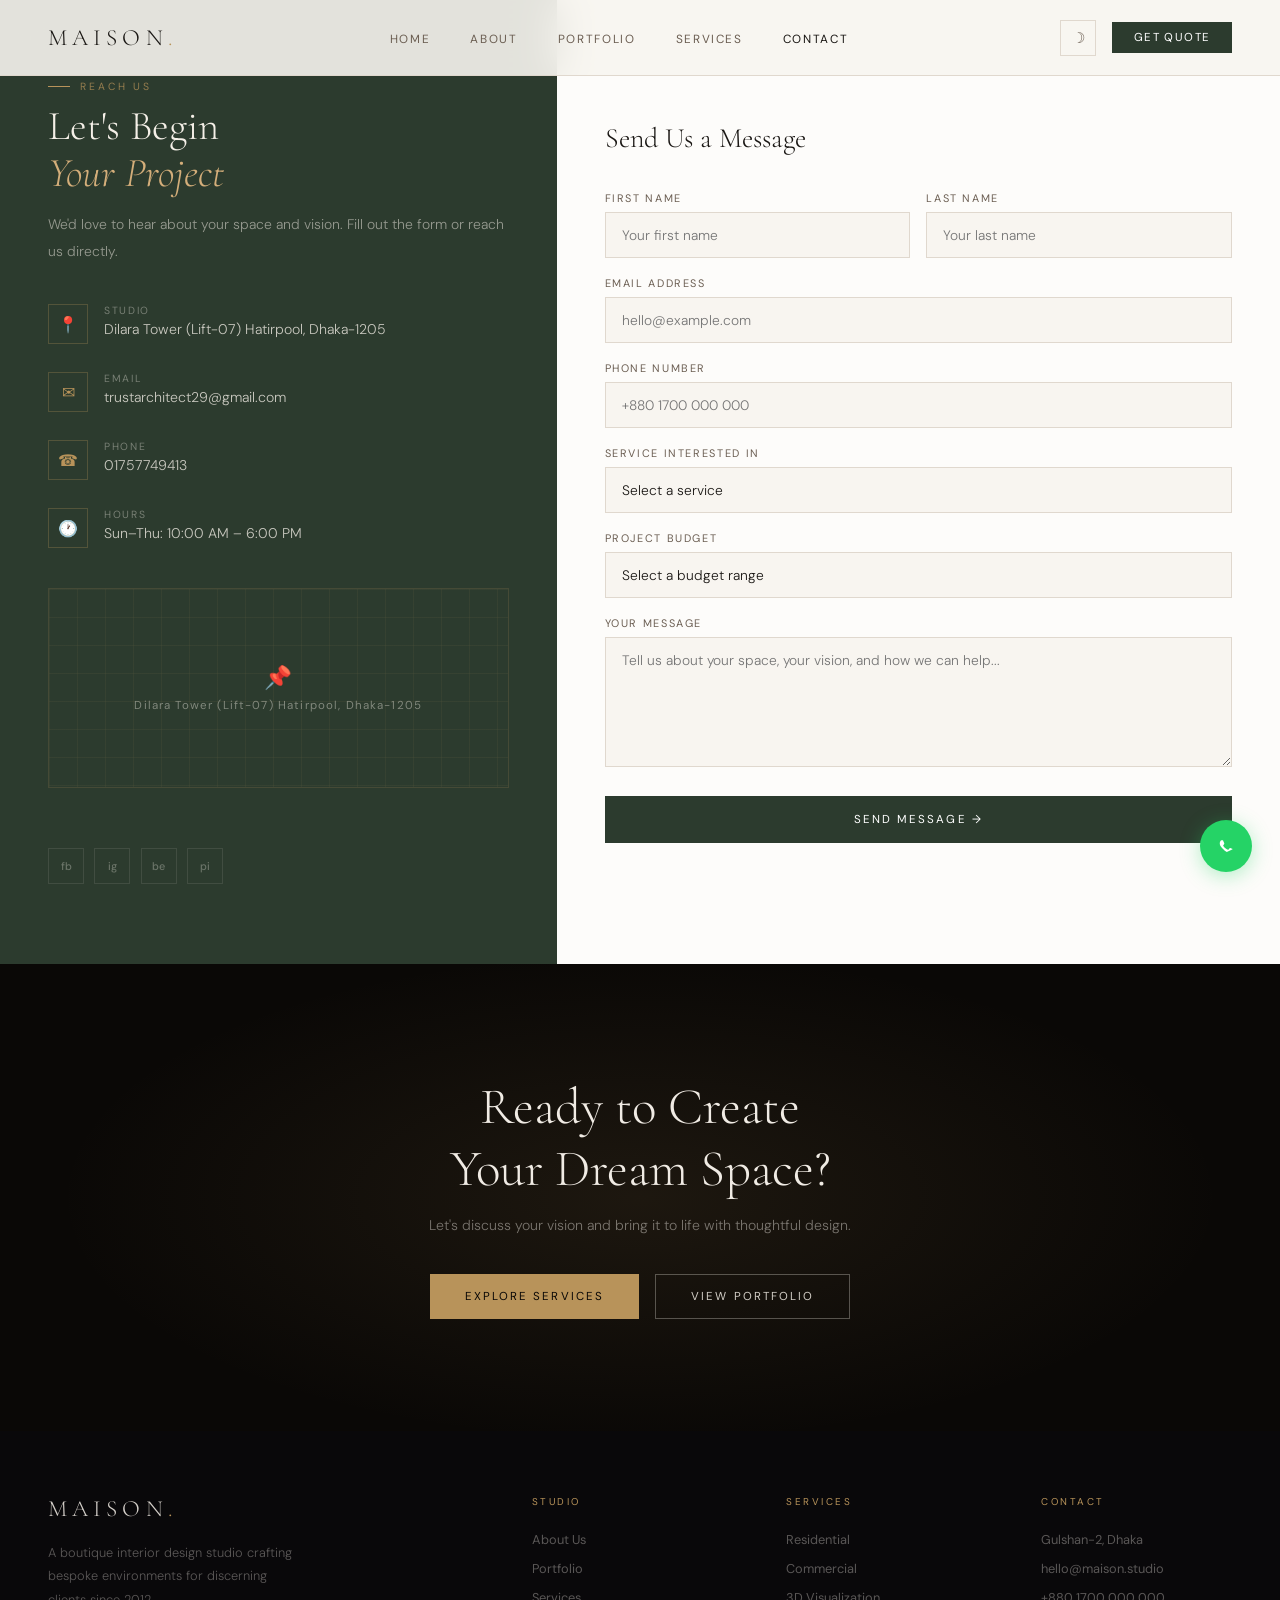
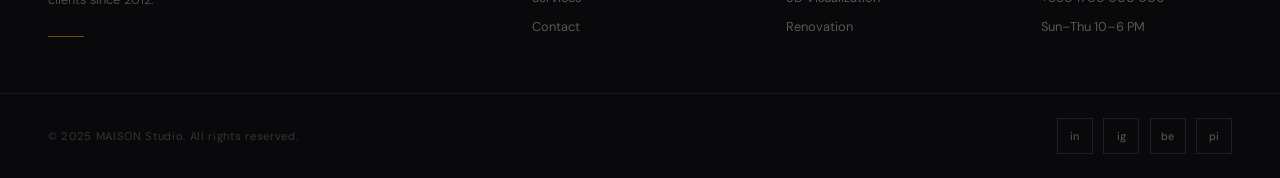
<file: contact.html>
<!DOCTYPE html>
<html lang="en">

<head>
    <meta charset="UTF-8" />
    <meta name="viewport" content="width=device-width, initial-scale=1.0" />

    <title>Contact — MAISON Studio</title>

    <link
        href="https://fonts.googleapis.com/css2?family=Cormorant+Garamond:ital,wght@0,300;0,400;0,500;1,300;1,400&family=DM+Sans:opsz,wght@9..40,300;9..40,400;9..40,500&display=swap"
        rel="stylesheet">

    <link rel="stylesheet" href="css/style.css">
</head>

<body>

    <!-- ================= NAVBAR ================= -->

    <nav>

        <div class="ni">

            <a class="logo" href="index.html">
                MAISON<span>.</span>
            </a>

            <ul class="nls" id="navLinks">

                <li><a href="index.html">Home</a></li>

                <li><a href="about.html">About</a></li>

                <li><a href="portfolio.html">Portfolio</a></li>

                <li><a href="services.html">Services</a></li>

                <li><a href="contact.html" class="active">Contact</a></li>

            </ul>

            <div class="nr">

                <button class="tbtn" id="tBtn" onclick="toggleTheme()">☽</button>

                <a class="bnav" href="contact.html">
                    Get Quote
                </a>

                <button class="ham" onclick="toggleMob()">
                    <span></span>
                    <span></span>
                    <span></span>
                </button>

            </div>

        </div>

    </nav>

    <!-- ================= CONTACT SECTION ================= -->

    <div class="cl">

        <!-- LEFT SIDE -->

        <div class="cip">

            <div class="lbl">
                Reach Us
            </div>

            <h1 class="h2">

                Let's Begin<br>

                <em style="font-style:italic;color:var(--gold-l)">
                    Your Project
                </em>

            </h1>

            <p class="sub">
                We'd love to hear about your space and vision.
                Fill out the form or reach us directly.
            </p>

            <!-- CONTACT INFO -->

            <div class="cids">

                <div class="cii">

                    <div class="ciin">📍</div>

                    <div>

                        <div class="cil">Studio</div>

                        <div class="civ">
                            Dilara Tower (Lift-07) Hatirpool, Dhaka-1205
                        </div>

                    </div>

                </div>

                <div class="cii">

                    <div class="ciin">✉</div>

                    <div>

                        <div class="cil">Email</div>

                        <div class="civ">
                            <a href="mailto:hello@maison.studio">
                                trustarchitect29@gmail.com
                            </a>
                        </div>

                    </div>

                </div>

                <div class="cii">

                    <div class="ciin">☎</div>

                    <div>

                        <div class="cil">Phone</div>

                        <div class="civ">
                            <a href="tel:+8801757749413">
                                01757749413
                            </a>
                        </div>

                    </div>

                </div>

                <div class="cii">

                    <div class="ciin">🕐</div>

                    <div>

                        <div class="cil">Hours</div>

                        <div class="civ">
                            Sun–Thu: 10:00 AM – 6:00 PM
                        </div>

                    </div>

                </div>

            </div>

            <!-- MAP -->

            <div class="mapbox">

                <div class="mapgrid"></div>

                <div style="display:flex;flex-direction:column;align-items:center;z-index:1">

                    <div class="mpin">📌</div>

                    <div class="mlbl">
                        Dilara Tower (Lift-07) Hatirpool, Dhaka-1205
                    </div>

                </div>

            </div>

            <!-- SOCIAL -->

            <div class="sr" style="margin-top:1.75rem">

                <a class="sa" href="#">fb</a>

                <a class="sa" href="#">ig</a>

                <a class="sa" href="#">be</a>

                <a class="sa" href="#">pi</a>

            </div>

        </div>

        <!-- RIGHT SIDE -->

        <div class="cfp">

            <div class="cft">
                Send Us a Message
            </div>

            <!-- FORM -->

            <div class="fr">

                <div class="fg">

                    <label>First Name</label>

                    <input type="text" placeholder="Your first name">

                </div>

                <div class="fg">

                    <label>Last Name</label>

                    <input type="text" placeholder="Your last name">

                </div>

            </div>

            <div class="fg">

                <label>Email Address</label>

                <input type="email" placeholder="hello@example.com">

            </div>

            <div class="fg">

                <label>Phone Number</label>

                <input type="tel" placeholder="+880 1700 000 000">

            </div>

            <div class="fg">

                <label>Service Interested In</label>

                <select>

                    <option value="">
                        Select a service
                    </option>

                    <option>
                        Residential Design
                    </option>

                    <option>
                        Commercial & Office
                    </option>

                    <option>
                        3D Visualization
                    </option>

                    <option>
                        Renovation
                    </option>

                    <option>
                        Full Consultation
                    </option>

                </select>

            </div>

            <div class="fg">

                <label>Project Budget</label>

                <select>

                    <option value="">
                        Select a budget range
                    </option>

                    <option>
                        ৳ 50,000 – 1,00,000
                    </option>

                    <option>
                        ৳ 1,00,000 – 5,00,000
                    </option>

                    <option>
                        ৳ 5,00,000 – 20,00,000
                    </option>

                    <option>
                        ৳ 20,00,000+
                    </option>

                </select>

            </div>

            <div class="fg">

                <label>Your Message</label>

                <textarea placeholder="Tell us about your space, your vision, and how we can help..."></textarea>

            </div>

            <!-- BUTTON -->

            <button class="bsub" onclick="submitForm(this)">

                Send Message →

            </button>

        </div>

    </div>

    <!-- ================= CTA ================= -->

    <div class="cta">

        <div class="wrap">

            <h2>

                Ready to Create<br>

                Your Dream Space?

            </h2>

            <p>
                Let's discuss your vision and bring it to life with thoughtful design.
            </p>

            <div class="ctab">

                <a class="bgold" href="services.html">
                    Explore Services
                </a>

                <a class="bgh" href="portfolio.html">
                    View Portfolio
                </a>

            </div>

        </div>

    </div>

    <!-- ================= FOOTER ================= -->

    <footer>

        <div class="ftt">

            <div class="fti">

                <div class="ftg">

                    <div>

                        <a class="ftlo" href="index.html">
                            MAISON<span>.</span>
                        </a>

                        <p class="fttag">
                            A boutique interior design studio crafting bespoke
                            environments for discerning clients since 2012.
                        </p>

                        <div class="ftln"></div>

                    </div>

                    <div>

                        <div class="fth">Studio</div>

                        <ul class="ftls">

                            <li><a href="about.html">About Us</a></li>

                            <li><a href="portfolio.html">Portfolio</a></li>

                            <li><a href="services.html">Services</a></li>

                            <li><a href="contact.html">Contact</a></li>

                        </ul>

                    </div>

                    <div>

                        <div class="fth">Services</div>

                        <ul class="ftls">

                            <li><a href="#">Residential</a></li>

                            <li><a href="#">Commercial</a></li>

                            <li><a href="#">3D Visualization</a></li>

                            <li><a href="#">Renovation</a></li>

                        </ul>

                    </div>

                    <div>

                        <div class="fth">Contact</div>

                        <ul class="ftls">

                            <li><a href="#">Gulshan-2, Dhaka</a></li>

                            <li><a href="#">hello@maison.studio</a></li>

                            <li><a href="#">+880 1700 000 000</a></li>

                            <li><a href="#">Sun–Thu 10–6 PM</a></li>

                        </ul>

                    </div>

                </div>

            </div>

        </div>

        <div class="ftb">

            <div class="ftbi">

                <span class="ftcp">
                    © 2025 MAISON Studio. All rights reserved.
                </span>

                <div class="sr">

                    <a class="sa" href="#">in</a>

                    <a class="sa" href="#">ig</a>

                    <a class="sa" href="#">be</a>

                    <a class="sa" href="#">pi</a>

                </div>

            </div>

        </div>

    </footer>

    <!-- ================= WHATSAPP ================= -->

    <a class="wa" href="https://wa.me/01757749413" target="_blank">

        <svg viewBox="0 0 24 24">

            <path
                d="M17.472 14.382c-.297-.149-1.758-.867-2.03-.967-.273-.099-.471-.148-.67.15-.197.297-.767.966-.94 1.164-.173.199-.347.223-.644.075-.297-.15-1.255-.463-2.39-1.475-.883-.788-1.48-1.761-1.653-2.059-.173-.297-.018-.458.13-.606.134-.133.298-.347.446-.52.149-.174.198-.298.298-.497.099-.198.05-.371-.025-.52-.075-.149-.669-1.612-.916-2.207-.242-.579-.487-.5-.669-.51-.173-.008-.371-.01-.57-.01-.198 0-.52.074-.792.372-.272.297-1.04 1.016-1.04 2.479 0 1.462 1.065 2.875 1.213 3.074.149.198 2.096 3.2 5.077 4.487z" />

        </svg>

    </a>

    <script src="js/script.js"></script>

</body>

</html>
</file>
<file: css/style.css>
:root {
    --gold: #B8935A;
    --gold-l: #D4AE7A;
    --green: #2C3B2E;
    --green-mid: #3D5440;
    --green-l: #EBF0EB;
    --nav-h: 76px;
    --max: 1320px;
    --pad: clamp(1.25rem, 4vw, 3rem);
    --ease: cubic-bezier(.25, .46, .45, .94);
    --s1: #FDFCFA;
    --s2: #F8F5F0;
    --s3: #EDE7DF;
    --s4: #E0D8CE;
    --t1: #1A1714;
    --t2: #6B5E52;
    --t3: #A8978A;
    --t4: #C8BAB0;
    --bd: #E0D8CE;
}

[data-theme="dark"] {
    --s1: #1E1B18;
    --s2: #141210;
    --s3: #272320;
    --s4: #302C28;
    --t1: #F0EBE4;
    --t2: #9A8A7A;
    --t3: #5A4E44;
    --t4: #3A322C;
    --bd: #2E2A26;
    --green-l: #1A2B1C;
}

*,
*::before,
*::after {
    box-sizing: border-box;
    margin: 0;
    padding: 0
}

html {
    scroll-behavior: smooth
}

body {
    font-family: 'DM Sans', sans-serif;
    background: var(--s2);
    color: var(--t1);
    transition: background .4s var(--ease), color .4s var(--ease);
    overflow-x: hidden
}

img {
    display: block;
    width: 100%;
    height: 100%;
    object-fit: cover
}

.wrap {
    max-width: var(--max);
    margin: 0 auto;
    padding-left: var(--pad);
    padding-right: var(--pad)
}

.sp {
    padding-top: 6rem;
    padding-bottom: 6rem
}

/* NAV */
nav {
    position: fixed;
    top: 0;
    left: 0;
    right: 0;
    z-index: 200;
    height: var(--nav-h);
    background: rgba(248, 245, 240, .9);
    backdrop-filter: blur(20px);
    border-bottom: 1px solid var(--bd);
    transition: background .4s, border-color .4s
}

[data-theme="dark"] nav {
    background: rgba(20, 18, 16, .9)
}

.ni {
    max-width: var(--max);
    margin: 0 auto;
    padding: 0 var(--pad);
    height: 100%;
    display: flex;
    align-items: center;
    justify-content: space-between
}

.logo {
    font-family: 'Cormorant Garamond', serif;
    font-size: 1.45rem;
    font-weight: 300;
    letter-spacing: .22em;
    text-transform: uppercase;
    text-decoration: none;
    color: var(--t1)
}

.logo span {
    color: var(--gold)
}

.nls {
    display: flex;
    gap: 2.5rem;
    list-style: none
}

.nls a {
    font-size: .74rem;
    letter-spacing: .14em;
    text-transform: uppercase;
    color: var(--t2);
    text-decoration: none;
    transition: color .22s
}

.nls a:hover,
.nls a.active {
    color: var(--t1)
}

.nr {
    display: flex;
    align-items: center;
    gap: 1rem
}

.bnav {
    background: var(--green);
    color: #fff !important;
    padding: .52rem 1.35rem;
    font-size: .72rem;
    letter-spacing: .12em;
    text-transform: uppercase;
    text-decoration: none;
    font-family: inherit;
    transition: background .22s;
    white-space: nowrap;
    display: inline-block
}

.bnav:hover {
    background: var(--green-mid)
}

.tbtn {
    width: 36px;
    height: 36px;
    border: 1px solid var(--bd);
    background: none;
    cursor: pointer;
    color: var(--t2);
    font-size: .95rem;
    display: flex;
    align-items: center;
    justify-content: center;
    transition: border-color .22s, color .22s
}

.tbtn:hover {
    color: var(--t1);
    border-color: var(--t3)
}

.ham {
    display: none;
    flex-direction: column;
    gap: 5px;
    cursor: pointer;
    background: none;
    border: none;
    padding: 4px
}

.ham span {
    display: block;
    width: 22px;
    height: 1px;
    background: var(--t1);
    transition: all .3s
}

.page {
    display: none;
    min-height: 100vh;
    padding-top: var(--nav-h);
    animation: pi .5s var(--ease)
}

.page.active {
    display: block
}

@keyframes pi {
    from {
        opacity: 0;
        transform: translateY(14px)
    }

    to {
        opacity: 1;
        transform: none
    }
}

/* HERO */
.hero {
    position: relative;
    height: calc(100vh - var(--nav-h));
    min-height: 600px;
    overflow: hidden;
    display: flex;
    align-items: flex-end
}

.hbg {
    position: absolute;
    inset: 0
}

.hbg img {
    width: 100%;
    height: 100%;
    object-fit: cover;
    object-position: center
}

.ho1 {
    position: absolute;
    inset: 0;
    background: linear-gradient(to right, rgba(10, 8, 6, .78) 0%, rgba(10, 8, 6, .3) 55%, rgba(10, 8, 6, .08) 100%)
}

.ho2 {
    position: absolute;
    inset: 0;
    background: linear-gradient(to top, rgba(10, 8, 6, .72) 0%, transparent 55%)
}

.hb {
    position: relative;
    z-index: 2;
    padding-bottom: clamp(3rem, 6vw, 5rem)
}

.eyebrow {
    font-size: .68rem;
    letter-spacing: .28em;
    text-transform: uppercase;
    color: var(--gold);
    margin-bottom: 1.25rem;
    display: flex;
    align-items: center;
    gap: 12px
}

.eyebrow::before {
    content: '';
    width: 36px;
    height: 1px;
    background: var(--gold);
    flex-shrink: 0
}

.hero h1 {
    font-family: 'Cormorant Garamond', serif;
    font-size: clamp(2.8rem, 5.5vw, 5.2rem);
    font-weight: 300;
    line-height: 1.06;
    color: #F5F0E8;
    margin-bottom: 1.5rem
}

.hero h1 em {
    font-style: italic;
    color: var(--gold-l)
}

.hsub {
    font-size: .9rem;
    color: rgba(245, 240, 232, .6);
    line-height: 1.85;
    max-width: 400px;
    margin-bottom: 2.5rem;
    font-weight: 300
}

.hbtns {
    display: flex;
    gap: 1rem;
    flex-wrap: wrap
}

.bgold {
    display: inline-flex;
    align-items: center;
    background: var(--gold);
    color: #0A0806;
    padding: .9rem 2.2rem;
    font-size: .72rem;
    letter-spacing: .18em;
    text-transform: uppercase;
    text-decoration: none;
    font-family: inherit;
    transition: background .25s, transform .25s;
    cursor: pointer;
    border: none
}

.bgold:hover {
    background: var(--gold-l);
    transform: translateY(-2px)
}

.bgh {
    display: inline-flex;
    align-items: center;
    border: 1px solid rgba(245, 240, 232, .3);
    color: rgba(245, 240, 232, .85);
    padding: .88rem 2.2rem;
    font-size: .72rem;
    letter-spacing: .18em;
    text-transform: uppercase;
    text-decoration: none;
    font-family: inherit;
    transition: all .25s;
    background: none;
    cursor: pointer
}

.bgh:hover {
    border-color: var(--gold);
    color: var(--gold)
}

.hscroll {
    position: absolute;
    bottom: 2.5rem;
    right: var(--pad);
    z-index: 2;
    display: flex;
    flex-direction: column;
    align-items: center;
    gap: 8px
}

.hscroll span {
    font-size: .6rem;
    letter-spacing: .22em;
    text-transform: uppercase;
    color: rgba(245, 240, 232, .35);
    writing-mode: vertical-rl
}

.sline {
    width: 1px;
    height: 56px;
    background: linear-gradient(to bottom, rgba(184, 147, 90, .7), transparent);
    animation: pulse 2s ease-in-out infinite
}

@keyframes pulse {

    0%,
    100% {
        opacity: .35
    }

    50% {
        opacity: 1
    }
}

/* LABELS */
.lbl {
    font-size: .65rem;
    letter-spacing: .28em;
    text-transform: uppercase;
    color: var(--gold);
    display: flex;
    align-items: center;
    gap: 10px;
    margin-bottom: .65rem
}

.lbl::before {
    content: '';
    width: 22px;
    height: 1px;
    background: var(--gold);
    flex-shrink: 0
}

.h2 {
    font-family: 'Cormorant Garamond', serif;
    font-size: clamp(1.9rem, 3.2vw, 2.9rem);
    font-weight: 300;
    line-height: 1.15;
    color: var(--t1)
}

.sub {
    font-size: .87rem;
    color: var(--t2);
    line-height: 1.9;
    font-weight: 300;
    max-width: 480px
}

.dg {
    width: 50px;
    height: 1px;
    background: var(--gold);
    margin: 1.4rem 0
}

.larr {
    font-size: .74rem;
    letter-spacing: .12em;
    text-transform: uppercase;
    color: var(--t2);
    text-decoration: none;
    display: inline-flex;
    align-items: center;
    gap: 8px;
    transition: color .22s, gap .22s
}

.larr:hover {
    color: var(--gold);
    gap: 14px
}

.larr::after {
    content: '→'
}

/* FEATURED PROJECTS */
.phd {
    display: flex;
    align-items: flex-end;
    justify-content: space-between;
    margin-bottom: 2.5rem;
    flex-wrap: wrap;
    gap: 1rem
}

.pg {
    display: grid;
    grid-template-columns: repeat(12, 1fr);
    gap: 1rem
}

.pc {
    position: relative;
    overflow: hidden;
    cursor: pointer;
    background: var(--s3)
}

.pc:nth-child(1) {
    grid-column: span 7;
    min-height: 500px
}

.pc:nth-child(2) {
    grid-column: span 5;
    min-height: 240px
}

.pc:nth-child(3) {
    grid-column: span 5;
    min-height: 240px
}

.pc img {
    width: 100%;
    height: 100%;
    object-fit: cover;
    transition: transform .65s var(--ease)
}

.pc:hover img {
    transform: scale(1.05)
}

.pci {
    position: absolute;
    bottom: 0;
    left: 0;
    right: 0;
    padding: 1.5rem 1.75rem;
    background: linear-gradient(to top, rgba(10, 8, 6, .75), transparent);
    z-index: 2
}

.pcc {
    font-size: .6rem;
    letter-spacing: .2em;
    text-transform: uppercase;
    color: var(--gold-l);
    margin-bottom: .3rem
}

.pcn {
    font-family: 'Cormorant Garamond', serif;
    font-size: 1.4rem;
    font-weight: 300;
    color: #F5F0E8;
    line-height: 1.2
}

.pc:nth-child(1) .pcn {
    font-size: 1.9rem
}

.pcv {
    position: absolute;
    inset: 0;
    background: rgba(10, 8, 6, 0);
    transition: background .35s;
    display: flex;
    align-items: center;
    justify-content: center;
    z-index: 3
}

.pc:hover .pcv {
    background: rgba(10, 8, 6, .18)
}

.pct {
    background: var(--gold);
    color: #0A0806;
    padding: .5rem 1.3rem;
    font-size: .65rem;
    letter-spacing: .14em;
    text-transform: uppercase;
    opacity: 0;
    transform: translateY(8px);
    transition: opacity .3s, transform .3s
}

.pc:hover .pct {
    opacity: 1;
    transform: none
}

/* ABOUT STRIP */
.as {
    display: grid;
    grid-template-columns: 1fr 1fr
}

.asi {
    position: relative;
    min-height: 520px;
    overflow: hidden
}

.asi img {
    width: 100%;
    height: 100%;
    object-fit: cover
}

.asb {
    background: var(--green);
    padding: 5rem var(--pad);
    display: flex;
    flex-direction: column;
    justify-content: center
}

.asb .lbl {
    color: rgba(184, 147, 90, .8)
}

.asb .h2 {
    color: #F5F0E8
}

.asb .sub {
    color: rgba(245, 240, 232, .55)
}

.stats {
    display: flex;
    gap: 3rem;
    margin-top: 2.5rem;
    flex-wrap: wrap
}

.sn {
    font-family: 'Cormorant Garamond', serif;
    font-size: 2.8rem;
    font-weight: 300;
    color: var(--gold-l);
    line-height: 1
}

.sl {
    font-size: .68rem;
    letter-spacing: .16em;
    text-transform: uppercase;
    color: rgba(245, 240, 232, .4);
    margin-top: 4px
}

/* SERVICES STRIP */
.svcg {
    display: grid;
    grid-template-columns: repeat(4, 1fr);
    gap: 1px;
    background: var(--bd);
    margin-top: 3rem
}

.sc {
    background: var(--s1);
    padding: 2.5rem 2rem;
    position: relative;
    overflow: hidden;
    cursor: pointer;
    transition: background .3s
}

.sc::after {
    content: '';
    position: absolute;
    bottom: 0;
    left: 0;
    right: 0;
    height: 2px;
    background: var(--gold);
    transform: scaleX(0);
    transform-origin: left;
    transition: transform .4s var(--ease)
}

.sc:hover {
    background: var(--green-l)
}

.sc:hover::after {
    transform: scaleX(1)
}

.sci {
    width: 100%;
    height: 160px;
    margin-bottom: 1.5rem;
    overflow: hidden
}

.sci img {
    transition: transform .5s var(--ease)
}

.sc:hover .sci img {
    transform: scale(1.06)
}

.scn {
    font-family: 'Cormorant Garamond', serif;
    font-size: 1.25rem;
    font-weight: 400;
    color: var(--t1);
    margin-bottom: .65rem
}

.scd {
    font-size: .81rem;
    color: var(--t2);
    line-height: 1.85;
    font-weight: 300
}

/* TESTIMONIALS */
.tw {
    background: var(--s1)
}

.tg {
    display: grid;
    grid-template-columns: repeat(3, 1fr);
    gap: 1.25rem;
    margin-top: 3rem
}

.tc {
    border: 1px solid var(--bd);
    padding: 2rem;
    background: var(--s2)
}

.tcq {
    font-family: 'Cormorant Garamond', serif;
    font-size: 3rem;
    color: var(--gold);
    line-height: 1;
    margin-bottom: .75rem
}

.tct {
    font-size: .86rem;
    color: var(--t2);
    line-height: 1.9;
    font-style: italic;
    font-weight: 300;
    margin-bottom: 1.5rem
}

.tca {
    display: flex;
    align-items: center;
    gap: 10px
}

.tcav {
    width: 38px;
    height: 38px;
    border-radius: 50%;
    background: var(--s3);
    display: flex;
    align-items: center;
    justify-content: center;
    font-family: 'Cormorant Garamond', serif;
    font-size: .95rem;
    color: var(--t2);
    flex-shrink: 0
}

.tcn {
    font-size: .8rem;
    font-weight: 500;
    color: var(--t1)
}

.tcr {
    font-size: .7rem;
    color: var(--t3);
    letter-spacing: .08em
}

/* CTA — always dark */
.cta {
    background: #0A0806;
    padding: 7rem var(--pad);
    text-align: center;
    position: relative;
    overflow: hidden
}

.cta::before {
    content: '';
    position: absolute;
    inset: 0;
    background: radial-gradient(ellipse 65% 75% at 50% 50%, rgba(184, 147, 90, .11), transparent 70%);
    pointer-events: none
}

.cta h2 {
    font-family: 'Cormorant Garamond', serif;
    font-size: clamp(2rem, 4vw, 3.4rem);
    font-weight: 300;
    color: #F0EBE4;
    margin-bottom: 1rem;
    position: relative
}

.cta p {
    color: rgba(240, 235, 228, .45);
    font-size: .88rem;
    margin-bottom: 2.5rem;
    position: relative;
    font-weight: 300
}

.ctab {
    display: flex;
    justify-content: center;
    gap: 1rem;
    flex-wrap: wrap;
    position: relative
}

/* FOOTER — always dark */
footer {
    background: #09080A
}

.ftt {
    border-bottom: 1px solid rgba(240, 235, 228, .07);
    padding: 4rem var(--pad) 3.5rem
}

.fti {
    max-width: var(--max);
    margin: 0 auto
}

.ftg {
    display: grid;
    grid-template-columns: 2.2fr 1fr 1fr 1fr;
    gap: 4rem
}

.ftlo {
    font-family: 'Cormorant Garamond', serif;
    font-size: 1.45rem;
    font-weight: 300;
    letter-spacing: .22em;
    text-transform: uppercase;
    text-decoration: none;
    color: rgba(240, 235, 228, .88);
    display: block;
    margin-bottom: 1.1rem
}

.ftlo span {
    color: var(--gold)
}

.fttag {
    font-size: .8rem;
    color: rgba(240, 235, 228, .35);
    line-height: 1.85;
    font-weight: 300;
    max-width: 250px;
    margin-bottom: 1.5rem
}

.ftln {
    width: 36px;
    height: 1px;
    background: var(--gold);
    opacity: .5
}

.fth {
    font-size: .62rem;
    letter-spacing: .25em;
    text-transform: uppercase;
    color: var(--gold);
    margin-bottom: 1.4rem
}

.ftls {
    list-style: none;
    display: flex;
    flex-direction: column;
    gap: .75rem
}

.ftls a {
    font-size: .8rem;
    color: rgba(240, 235, 228, .35);
    text-decoration: none;
    transition: color .22s, padding-left .22s;
    display: block
}

.ftls a:hover {
    color: rgba(240, 235, 228, .82);
    padding-left: 4px
}

.ftb {
    padding: 1.5rem var(--pad)
}

.ftbi {
    max-width: var(--max);
    margin: 0 auto;
    display: flex;
    justify-content: space-between;
    align-items: center;
    flex-wrap: wrap;
    gap: 1rem
}

.ftcp {
    font-size: .7rem;
    color: rgba(240, 235, 228, .2);
    letter-spacing: .06em
}

.sr {
    display: flex;
    gap: .65rem
}

.sa {
    width: 36px;
    height: 36px;
    border: 1px solid rgba(240, 235, 228, .1);
    display: flex;
    align-items: center;
    justify-content: center;
    color: rgba(240, 235, 228, .32);
    font-size: .68rem;
    font-weight: 500;
    text-decoration: none;
    transition: border-color .22s, color .22s, background .22s
}

.sa:hover {
    border-color: var(--gold);
    color: var(--gold);
    background: rgba(184, 147, 90, .08)
}

/* ABOUT PAGE */
.abh {
    display: grid;
    grid-template-columns: 1fr 1fr;
    gap: 6vw;
    align-items: center
}

.abp {
    position: relative
}

.abf {
    height: 560px;
    overflow: hidden;
    position: relative
}

.abf img {
    width: 100%;
    height: 100%;
    object-fit: cover
}

.abb {
    position: absolute;
    bottom: -20px;
    left: -20px;
    width: 118px;
    height: 118px;
    background: var(--gold);
    display: flex;
    align-items: center;
    justify-content: center;
    flex-direction: column;
    z-index: 2
}

.abbn {
    font-family: 'Cormorant Garamond', serif;
    font-size: 2.2rem;
    font-weight: 300;
    color: #0A0806;
    line-height: 1
}

.abbl {
    font-size: .58rem;
    letter-spacing: .16em;
    text-transform: uppercase;
    color: rgba(10, 8, 6, .65);
    margin-top: 4px
}

.exg {
    display: grid;
    grid-template-columns: 1fr 1fr;
    gap: 1rem;
    margin-top: 2rem
}

.exi {
    border-left: 2px solid var(--gold);
    padding-left: 1rem
}

.ext {
    font-size: .81rem;
    font-weight: 500;
    color: var(--t1)
}

.exs {
    font-size: .74rem;
    color: var(--t2);
    margin-top: 2px
}

.prg {
    display: grid;
    grid-template-columns: repeat(4, 1fr);
    gap: 1px;
    background: var(--bd);
    margin-top: 2.5rem
}

.prs {
    background: var(--s1);
    padding: 2rem 1.5rem
}

.prn {
    font-family: 'Cormorant Garamond', serif;
    font-size: 2rem;
    color: var(--gold);
    font-weight: 300
}

.prt {
    font-family: 'Cormorant Garamond', serif;
    font-size: 1.05rem;
    color: var(--t1);
    margin: .7rem 0 .45rem
}

.prd {
    font-size: .78rem;
    color: var(--t2);
    line-height: 1.8;
    font-weight: 300
}

.tmg {
    display: grid;
    grid-template-columns: repeat(4, 1fr);
    gap: 1.5rem;
    margin-top: 3rem
}

.tmc {
    text-align: center
}

.tmp {
    height: 280px;
    overflow: hidden;
    margin-bottom: 1.1rem
}

.tmp img {
    object-position: center top;
    transition: transform .5s var(--ease)
}

.tmc:hover .tmp img {
    transform: scale(1.04)
}

.tmn {
    font-family: 'Cormorant Garamond', serif;
    font-size: 1.15rem;
    color: var(--t1)
}

.tmr {
    font-size: .68rem;
    letter-spacing: .14em;
    text-transform: uppercase;
    color: var(--gold);
    margin-top: 4px
}

/* PORTFOLIO */
.pff {
    display: flex;
    gap: .5rem;
    flex-wrap: wrap;
    margin-bottom: 3rem
}

.fb {
    padding: .52rem 1.35rem;
    font-size: .7rem;
    letter-spacing: .14em;
    text-transform: uppercase;
    border: 1px solid var(--bd);
    background: var(--s1);
    color: var(--t2);
    cursor: pointer;
    transition: all .22s;
    font-family: inherit
}

.fb:hover,
.fb.active {
    background: var(--t1);
    color: var(--s1);
    border-color: var(--t1)
}

.msn {
    columns: 3;
    column-gap: 1rem
}

.mi {
    break-inside: avoid;
    margin-bottom: 1rem;
    position: relative;
    overflow: hidden;
    cursor: pointer
}

.mi img {
    width: 100%;
    display: block;
    transition: transform .6s var(--ease)
}

.mi:hover img {
    transform: scale(1.05)
}

.mih {
    position: absolute;
    inset: 0;
    background: rgba(10, 8, 6, 0);
    transition: background .35s;
    display: flex;
    flex-direction: column;
    justify-content: flex-end;
    padding: 1.5rem
}

.mi:hover .mih {
    background: rgba(10, 8, 6, .62)
}

.mic {
    font-size: .6rem;
    letter-spacing: .18em;
    text-transform: uppercase;
    color: var(--gold-l);
    margin-bottom: 3px;
    opacity: 0;
    transform: translateY(10px);
    transition: opacity .3s .05s, transform .3s .05s
}

.mil {
    font-family: 'Cormorant Garamond', serif;
    font-size: 1.1rem;
    color: #F5F0E8;
    opacity: 0;
    transform: translateY(10px);
    transition: opacity .3s, transform .3s
}

.mi:hover .mic,
.mi:hover .mil {
    opacity: 1;
    transform: none
}

/* SERVICES PAGE */
.sbg {
    display: grid;
    grid-template-columns: 1fr 1fr;
    gap: 1px;
    background: var(--bd);
    margin-top: 3rem
}

.sbc {
    background: var(--s1);
    padding: 3rem 2.5rem;
    transition: background .3s;
    cursor: pointer
}

.sbc:hover {
    background: var(--green-l)
}

.sbci {
    width: 100%;
    height: 200px;
    margin-bottom: 1.5rem;
    overflow: hidden
}

.sbci img {
    transition: transform .55s var(--ease)
}

.sbc:hover .sbci img {
    transform: scale(1.05)
}

.sbcn {
    font-size: .65rem;
    letter-spacing: .24em;
    text-transform: uppercase;
    color: var(--gold);
    margin-bottom: .5rem;
    display: flex;
    align-items: center;
    gap: 8px
}

.sbcn::before {
    content: '';
    width: 18px;
    height: 1px;
    background: var(--gold)
}

.sbct {
    font-family: 'Cormorant Garamond', serif;
    font-size: 1.55rem;
    color: var(--t1);
    margin-bottom: .7rem
}

.sbcd {
    font-size: .83rem;
    color: var(--t2);
    line-height: 1.85;
    font-weight: 300;
    margin-bottom: 1.4rem
}

.sbcl {
    list-style: none;
    display: flex;
    flex-direction: column;
    gap: .45rem
}

.sbcl li {
    font-size: .79rem;
    color: var(--t2);
    padding-left: 1rem;
    position: relative
}

.sbcl li::before {
    content: '—';
    position: absolute;
    left: 0;
    color: var(--gold)
}

.pbg {
    background: var(--s1)
}

.pcg {
    display: grid;
    grid-template-columns: repeat(3, 1fr);
    gap: 1.5rem;
    margin-top: 3rem
}

.pcard {
    border: 1px solid var(--bd);
    padding: 2.5rem 2rem;
    position: relative;
    background: var(--s2)
}

.pcard.feat {
    border-color: var(--gold)
}

.pbdg {
    position: absolute;
    top: -1px;
    left: 50%;
    transform: translateX(-50%);
    background: var(--gold);
    color: #0A0806;
    font-size: .63rem;
    letter-spacing: .16em;
    text-transform: uppercase;
    padding: 4px 16px;
    white-space: nowrap;
    font-weight: 500
}

.ptier {
    font-size: .7rem;
    letter-spacing: .18em;
    text-transform: uppercase;
    color: var(--t2);
    margin-bottom: 1rem
}

.pamt {
    font-family: 'Cormorant Garamond', serif;
    font-size: 2.7rem;
    font-weight: 300;
    color: var(--t1);
    line-height: 1
}

.pper {
    font-size: .78rem;
    color: var(--t3);
    margin-left: 3px
}

.pdv {
    width: 100%;
    height: 1px;
    background: var(--bd);
    margin: 1.4rem 0
}

.pfl {
    list-style: none;
    display: flex;
    flex-direction: column;
    gap: .55rem;
    margin-bottom: 1.75rem
}

.pfl li {
    font-size: .8rem;
    color: var(--t2);
    display: flex;
    align-items: center;
    gap: 8px
}

.pfl li::before {
    content: '✓';
    color: var(--gold);
    font-size: .72rem;
    flex-shrink: 0
}

/* CONTACT */
.cl {
    display: grid;
    grid-template-columns: 1fr 1.3fr;
    min-height: calc(100vh - var(--nav-h))
}

.cip {
    background: var(--green);
    padding: 5rem var(--pad);
    display: flex;
    flex-direction: column;
    justify-content: center
}

.cip .lbl {
    color: rgba(184, 147, 90, .75)
}

.cip .h2 {
    color: #F5F0E8;
    margin-bottom: .85rem
}

.cip .sub {
    color: rgba(245, 240, 232, .52);
    margin-bottom: 2.5rem
}

.cids {
    display: flex;
    flex-direction: column;
    gap: 1.75rem;
    margin-bottom: 2.5rem
}

.cii {
    display: flex;
    gap: 1rem;
    align-items: flex-start
}

.ciin {
    width: 40px;
    height: 40px;
    border: 1px solid rgba(184, 147, 90, .28);
    display: flex;
    align-items: center;
    justify-content: center;
    color: var(--gold);
    flex-shrink: 0;
    font-size: 1rem
}

.cil {
    font-size: .65rem;
    letter-spacing: .16em;
    text-transform: uppercase;
    color: rgba(245, 240, 232, .38);
    margin-bottom: 3px
}

.civ {
    font-size: .88rem;
    color: rgba(245, 240, 232, .78);
    font-weight: 300
}
.civ a{
    color:rgba(245, 240, 232, .78);
    font-weight: 300;
    font-size: .88rem;
    text-decoration: none;
}

.mapbox {
    height: 200px;
    background: rgba(44, 59, 46, .55);
    border: 1px solid rgba(184, 147, 90, .18);
    display: flex;
    align-items: center;
    justify-content: center;
    position: relative;
    overflow: hidden;
    margin-bottom: 2rem
}

.mapgrid {
    position: absolute;
    inset: 0;
    background-image: linear-gradient(rgba(184, 147, 90, .07) 1px, transparent 1px), linear-gradient(90deg, rgba(184, 147, 90, .07) 1px, transparent 1px);
    background-size: 28px 28px
}

.mpin {
    font-size: 1.4rem;
    position: relative;
    z-index: 1
}

.mlbl {
    font-size: .72rem;
    color: rgba(245, 240, 232, .42);
    margin-top: 6px;
    position: relative;
    z-index: 1;
    letter-spacing: .1em
}

.cfp {
    padding: 5rem var(--pad);
    background: var(--s1);
    display: flex;
    flex-direction: column;
    justify-content: center
}

.cft {
    font-family: 'Cormorant Garamond', serif;
    font-size: 1.75rem;
    font-weight: 300;
    color: var(--t1);
    margin-bottom: 2.25rem
}

.fr {
    display: grid;
    grid-template-columns: 1fr 1fr;
    gap: 1rem
}

.fg {
    margin-bottom: 1.1rem
}

.fg label {
    display: block;
    font-size: .68rem;
    letter-spacing: .15em;
    text-transform: uppercase;
    color: var(--t2);
    margin-bottom: .45rem
}

.fg input,
.fg textarea,
.fg select {
    width: 100%;
    background: var(--s2);
    border: 1px solid var(--bd);
    padding: .82rem 1rem;
    font-size: .86rem;
    color: var(--t1);
    font-family: inherit;
    outline: none;
    transition: border-color .22s;
    font-weight: 300
}

.fg input:focus,
.fg textarea:focus,
.fg select:focus {
    border-color: var(--gold)
}

.fg textarea {
    resize: vertical;
    min-height: 130px
}

.fg select {
    appearance: none;
    cursor: pointer
}

.bsub {
    background: var(--green);
    color: #fff;
    border: none;
    padding: 1rem 2.4rem;
    font-size: .72rem;
    letter-spacing: .18em;
    text-transform: uppercase;
    cursor: pointer;
    font-family: inherit;
    transition: background .3s;
    width: 100%;
    margin-top: .4rem
}

.bsub:hover {
    background: var(--green-mid)
}

/* WA */
.wa {
    position: fixed;
    bottom: 1.75rem;
    right: 1.75rem;
    width: 52px;
    height: 52px;
    background: #25D366;
    border-radius: 50%;
    display: flex;
    align-items: center;
    justify-content: center;
    z-index: 300;
    box-shadow: 0 4px 20px rgba(37, 211, 102, .35);
    transition: transform .3s, box-shadow .3s;
    text-decoration: none
}

.wa:hover {
    transform: scale(1.1);
    box-shadow: 0 6px 28px rgba(37, 211, 102, .5)
}

.wa svg {
    width: 27px;
    height: 27px;
    fill: #fff
}

/* RESPONSIVE */
@media(max-width:1100px) {
    .ftg {
        grid-template-columns: 1fr 1fr;
        gap: 2.5rem
    }

    .svcg {
        grid-template-columns: repeat(2, 1fr)
    }

    .tmg,
    .prg {
        grid-template-columns: repeat(2, 1fr)
    }
}

@media(max-width:900px) {
    :root {
        --nav-h: 62px
    }

    .nls,
    .bnav {
        display: none
    }

    .ham {
        display: flex
    }

    .nls.mob {
        display: flex;
        flex-direction: column;
        position: fixed;
        top: 62px;
        left: 0;
        right: 0;
        background: var(--s1);
        border-bottom: 1px solid var(--bd);
        padding: 1.5rem var(--pad);
        gap: 1.25rem;
        z-index: 199
    }

    [data-theme="dark"] .nls.mob {
        background: var(--s1)
    }

    .hero h1 {
        font-size: 2.6rem
    }

    .pg {
        grid-template-columns: 1fr
    }

    .pc:nth-child(1),
    .pc:nth-child(2),
    .pc:nth-child(3) {
        grid-column: span 1;
        min-height: 280px
    }

    .as {
        grid-template-columns: 1fr
    }

    .asi {
        min-height: 300px;
        order: -1
    }

    .abh {
        grid-template-columns: 1fr
    }

    .sbg {
        grid-template-columns: 1fr
    }

    .cl {
        grid-template-columns: 1fr
    }

    .pcg {
        grid-template-columns: 1fr
    }

    .msn {
        columns: 2
    }

    .tg {
        grid-template-columns: 1fr
    }
}

@media(max-width:600px) {
    .msn {
        columns: 1
    }

    .ftg {
        grid-template-columns: 1fr
    }

    .svcg {
        grid-template-columns: 1fr
    }

    .fr {
        grid-template-columns: 1fr
    }

    .stats {
        gap: 2rem
    }

    .exg {
        grid-template-columns: 1fr
    }

    .tmg {
        grid-template-columns: 1fr 1fr
    }

    .prg {
        grid-template-columns: 1fr
    }
}



/* ====================================
   VIDEO SHOWCASE SECTION
==================================== */

/* =========================
   VIDEO SECTION HEADING
========================= */

.video-heading {
    text-align: center;

    max-width: 760px;

    margin: 0 auto 5rem auto;
}

/* SMALL LABEL */

.video-subtitle {
    display: inline-block;

    margin-bottom: 18px;

    font-size: .72rem;
    letter-spacing: .28em;
    text-transform: uppercase;

    color: #B8935A;
}

/* MAIN TITLE */

.video-heading h2 {
    font-family: 'Cormorant Garamond', serif;

    font-size: clamp(3rem, 6vw, 5.5rem);
    line-height: .95;
    font-weight: 300;

    color: #1A1714;

    margin-bottom: 24px;
}

/* DESCRIPTION */

.video-heading p {
    font-size: .95rem;
    line-height: 1.9;

    color: #7B6D60;

    max-width: 620px;

    margin: 0 auto;
}

/* DARK MODE */

[data-theme="dark"] .video-heading h2 {
    color: #F5F0E8;
}

[data-theme="dark"] .video-heading p {
    color: rgba(245, 240, 232, .65);
}

/* RESPONSIVE */

@media(max-width:768px) {

    .video-heading {
        margin-bottom: 3.5rem;
    }

    .video-heading h2 {
        line-height: 1;
    }

}

@media(max-width:600px) {

    .video-heading p {
        font-size: .88rem;
    }

}

/* title end */

.video-showcase {
    background: var(--s2);
    position: relative;
    overflow: hidden;
    padding: 7rem 0;
}

/* ====================================
   CONTAINER
==================================== */

.video-showcase .wrap {
    max-width: 1320px;
    margin: 0 auto;
    padding-left: var(--pad);
    padding-right: var(--pad);
}

/* ====================================
   TOP AREA
==================================== */

.video-top {
    display: flex;
    justify-content: space-between;
    align-items: flex-end;
    gap: 1rem;
    flex-wrap: wrap;
    margin-bottom: 2rem;
}

/* ====================================
   FILTER BUTTONS
==================================== */

.video-filter {
    display: flex;
    flex-wrap: wrap;
    gap: 12px;
    margin-bottom: 3.5rem;
}

.vbtn {
    background: transparent;
    border: 1px solid #D8D1C8;
    color: #7B6D60;

    padding: 1rem 1.8rem;

    font-size: .72rem;
    letter-spacing: .18em;
    text-transform: uppercase;

    cursor: pointer;

    transition:
        background .3s ease,
        color .3s ease,
        border-color .3s ease,
        transform .3s ease;

    font-family: 'DM Sans', sans-serif;
}

.vbtn:hover {
    background: #111;
    color: #F5F0E8;
    border-color: #111;
    transform: translateY(-2px);
}

.vbtn.active {
    background: #111;
    color: #F5F0E8;
    border-color: #111;
}

/* ====================================
   VIDEO GRID
==================================== */

.video-grid {
    display: grid;
    grid-template-columns: repeat(2, 1fr);
    gap: 32px;
}

/* ====================================
   VIDEO CARD
==================================== */

.video-card {
    position: relative;
    overflow: hidden;

    background: #000;

    /* BIGGER FRAME */
    min-height: 720px;

    cursor: pointer;
}

/* ====================================
   YOUTUBE VIDEO
==================================== */

.video-card iframe {
    position: absolute;
    inset: 0;

    width: 100%;
    height: 100%;

    border: none;

    /* VIDEO ZOOM */
    transform: scale(1.35);

    pointer-events: none;
}

/* ====================================
   OVERLAY
==================================== */

.video-overlay {
    position: absolute;
    inset: 0;

    background:
        linear-gradient(to top,
            rgba(0, 0, 0, .88) 0%,
            rgba(0, 0, 0, .22) 55%,
            rgba(0, 0, 0, .08) 100%);

    z-index: 1;
}

/* ====================================
   CONTENT
==================================== */

.video-content {
    position: absolute;
    left: 40px;
    bottom: 40px;

    z-index: 2;
}

/* GOLD LINE */

.video-content::before {
    content: '';

    display: block;

    width: 46px;
    height: 1px;

    background: #D4AE7A;

    margin-bottom: 16px;
}

/* CATEGORY */

.video-content span {
    display: block;

    margin-bottom: 12px;

    font-size: .68rem;
    letter-spacing: .24em;
    text-transform: uppercase;

    color: #D4AE7A;
}

/* TITLE */

.video-content h3 {
    font-family: 'Cormorant Garamond', serif;

    font-size: 2.5rem;
    line-height: 1.08;
    font-weight: 300;

    color: #F5F0E8;

    max-width: 340px;

    transition: transform .3s ease;
}

/* HOVER EFFECT */

.video-card:hover .video-content h3 {
    transform: translateY(-3px);
}

/* ====================================
   BORDER EFFECT
==================================== */

.video-card::after {
    content: '';

    position: absolute;
    inset: 0;

    border: 1px solid rgba(255, 255, 255, .06);

    pointer-events: none;

    z-index: 3;
}

/* ====================================
   RESPONSIVE
==================================== */

@media(max-width:1200px) {

    .video-card {
        min-height: 640px;
    }

}

@media(max-width:992px) {

    .video-grid {
        grid-template-columns: 1fr;
    }

    .video-card {
        min-height: 580px;
    }

}

@media(max-width:768px) {

    .video-card {
        min-height: 500px;
    }

    .video-content {
        left: 28px;
        bottom: 28px;
    }

    .video-content h3 {
        font-size: 2rem;
        max-width: 280px;
    }

}

@media(max-width:600px) {

    .video-filter {
        gap: 10px;
    }

    .vbtn {
        width: 100%;
        text-align: center;
        padding: .95rem 1rem;
    }

    .video-card {
        min-height: 400px;
    }

    .video-card iframe {
        transform: scale(1.5);
    }

    .video-content {
        left: 22px;
        bottom: 22px;
    }

    .video-content h3 {
        font-size: 1.6rem;
        max-width: 220px;
    }

}
</file>
